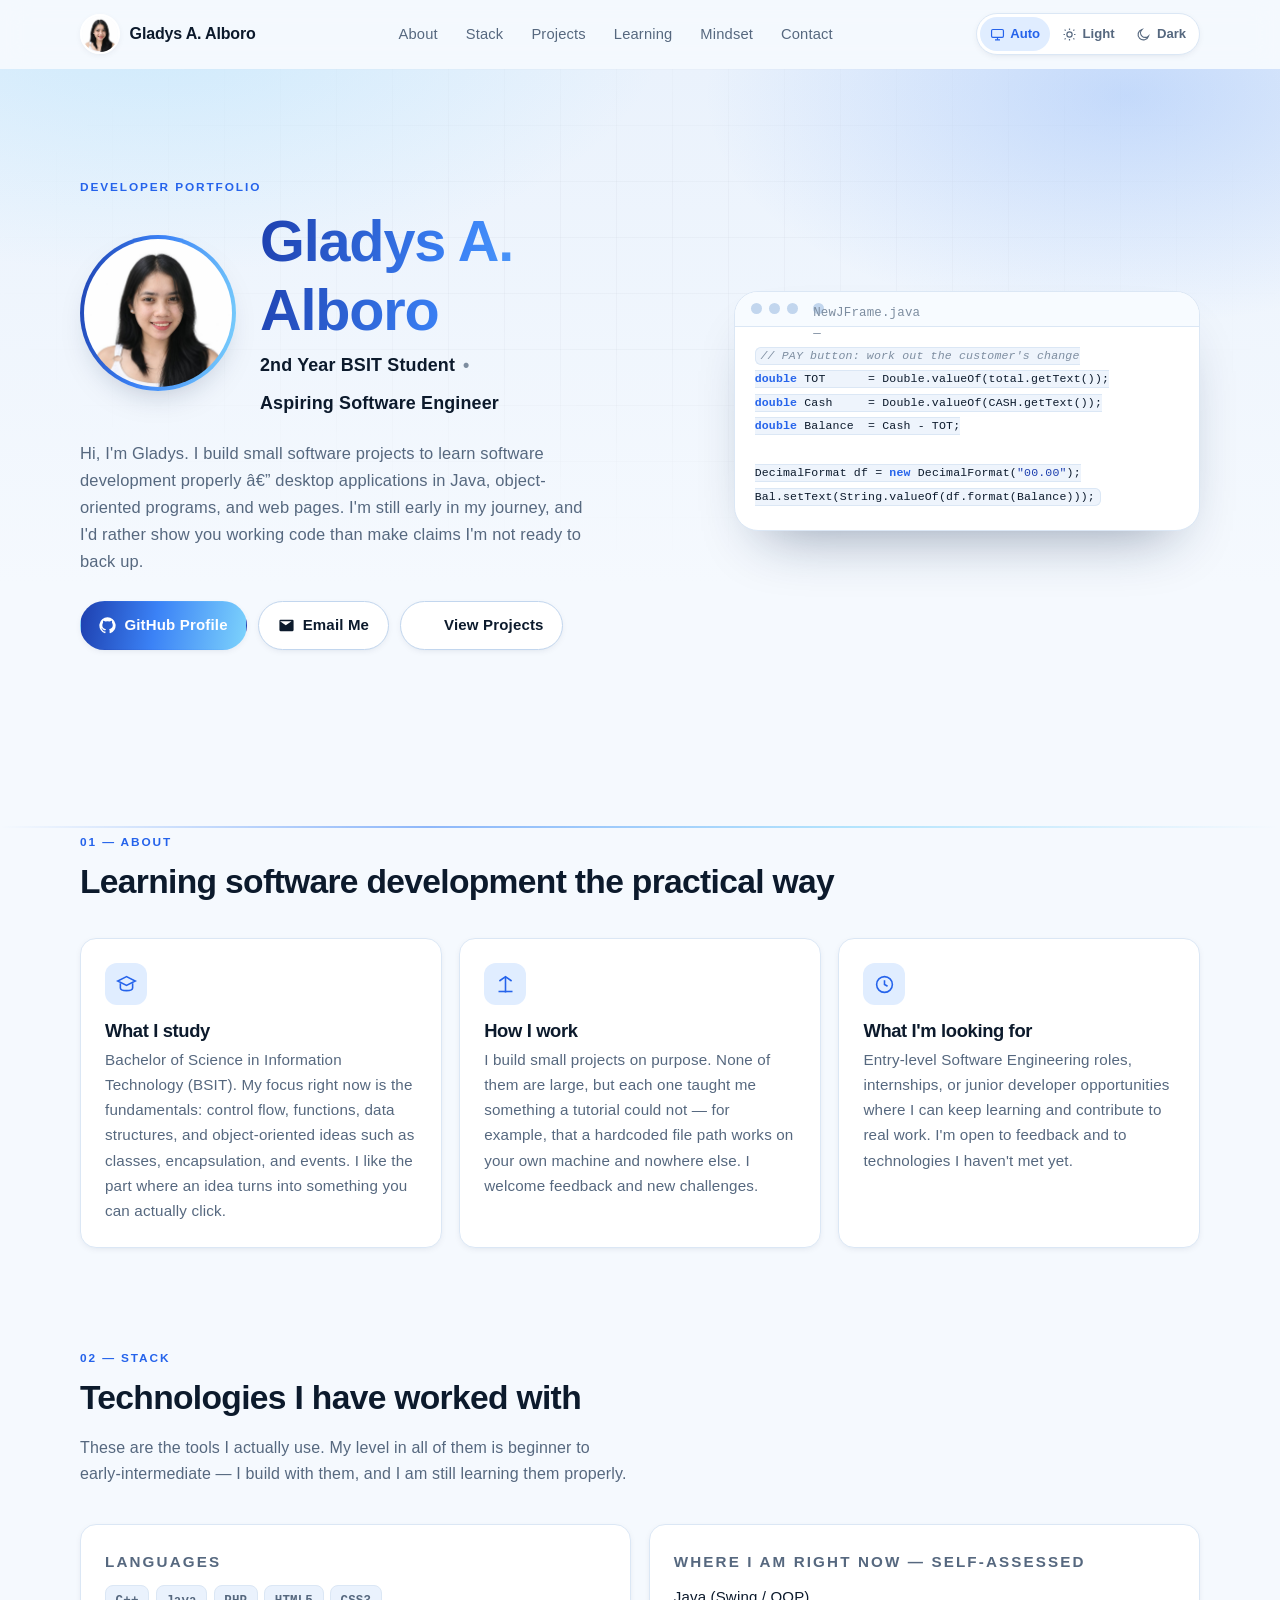
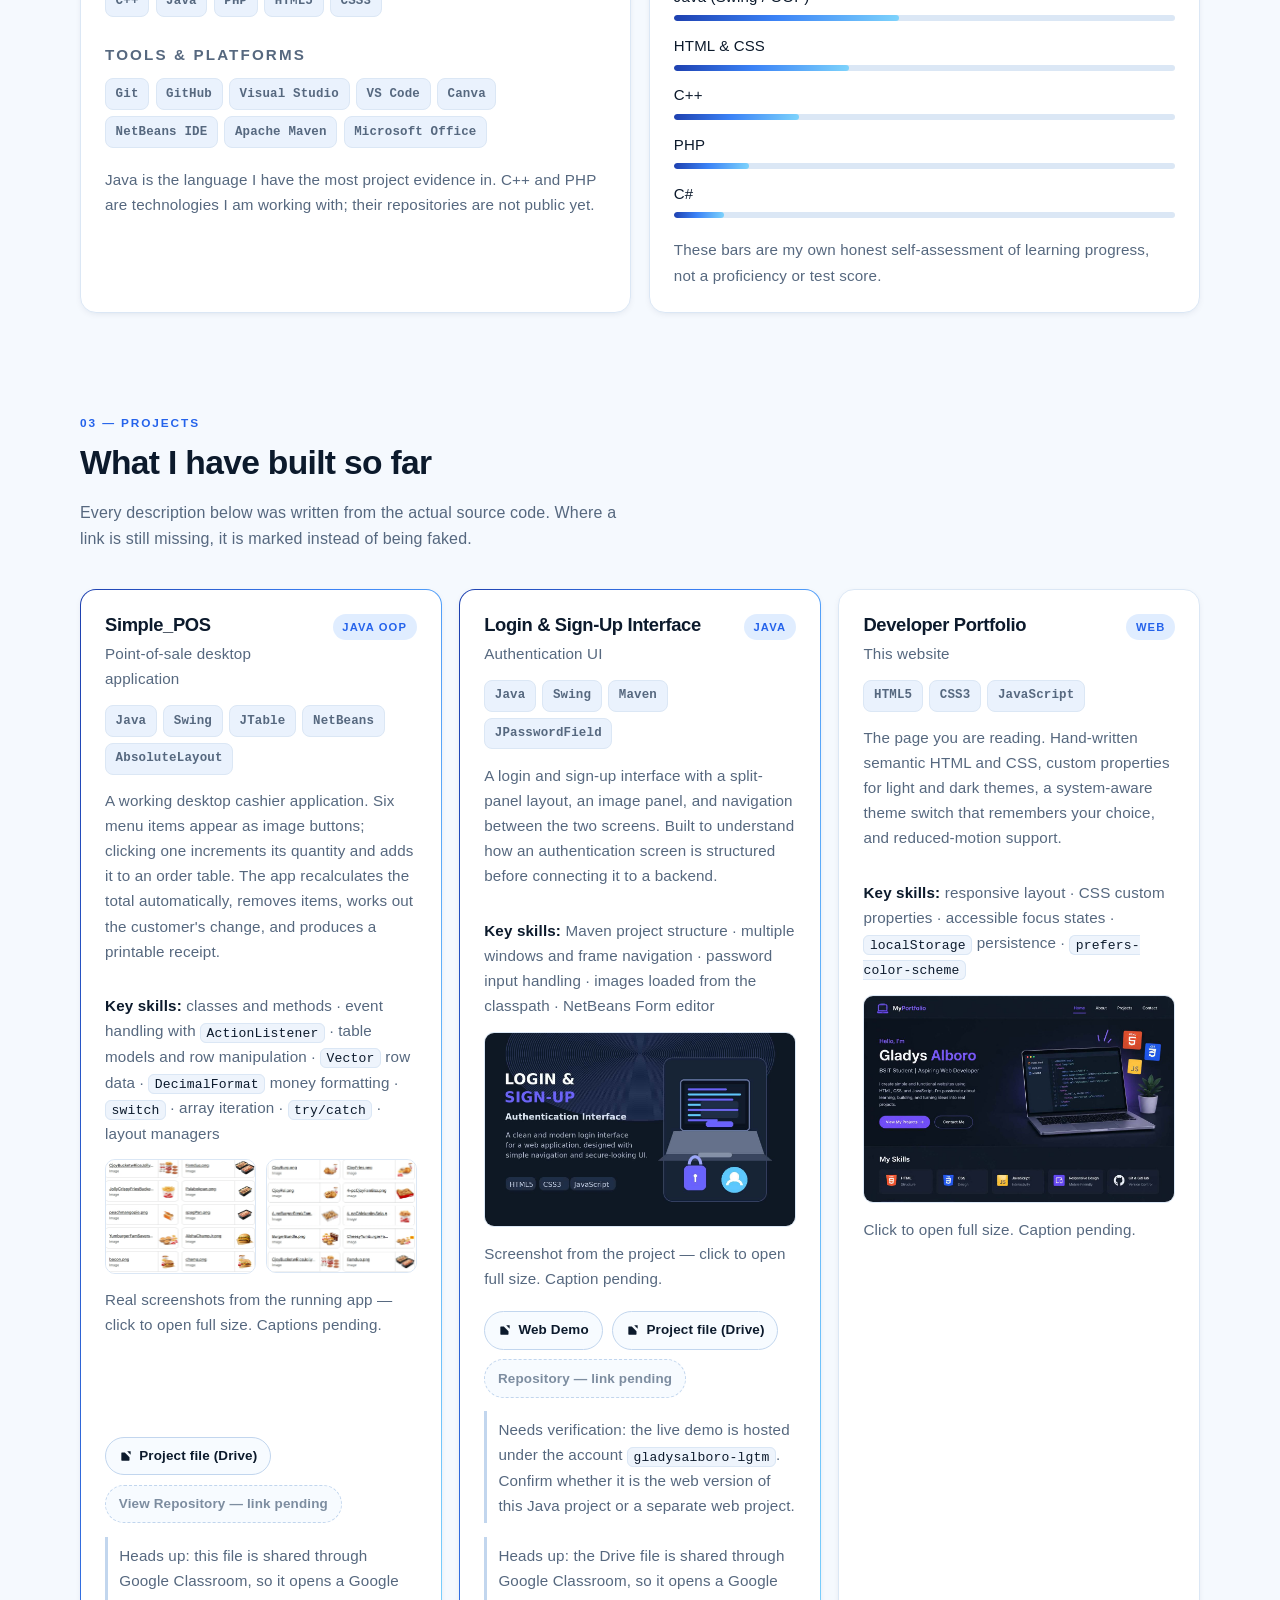
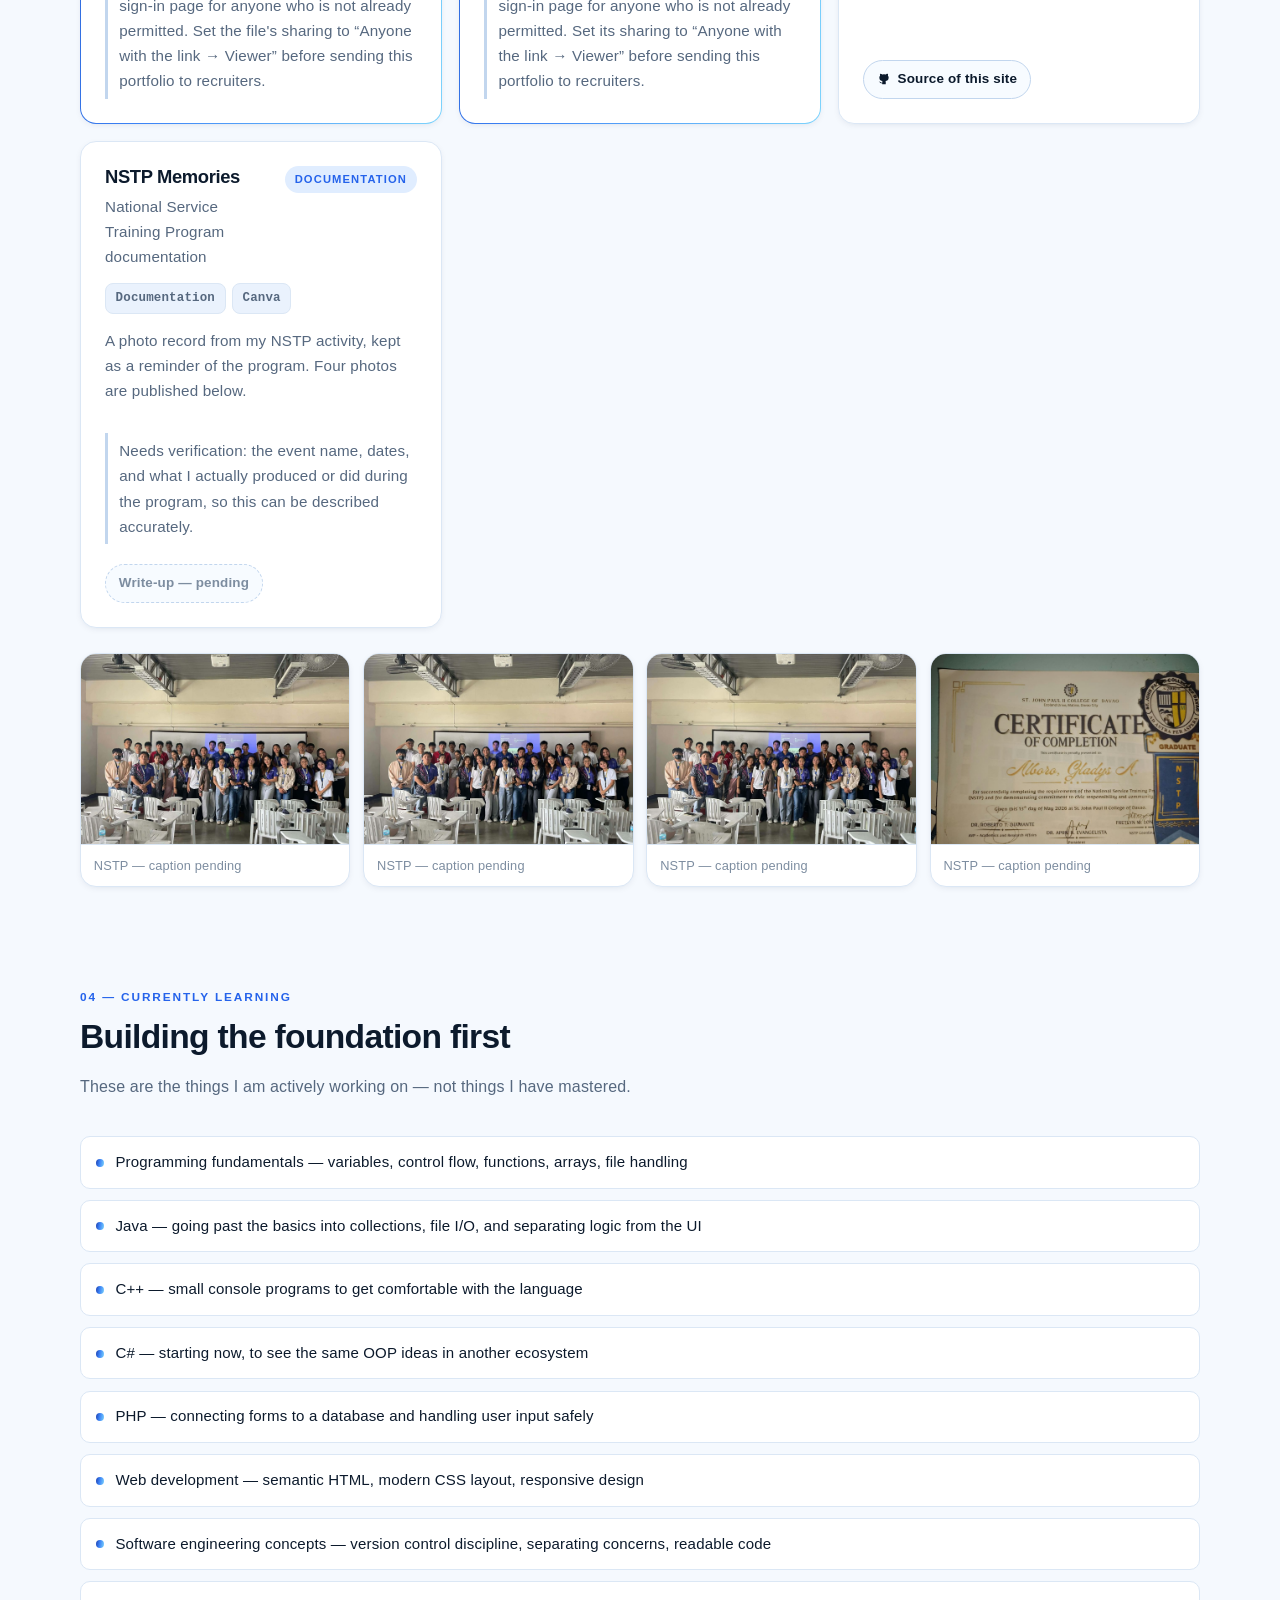
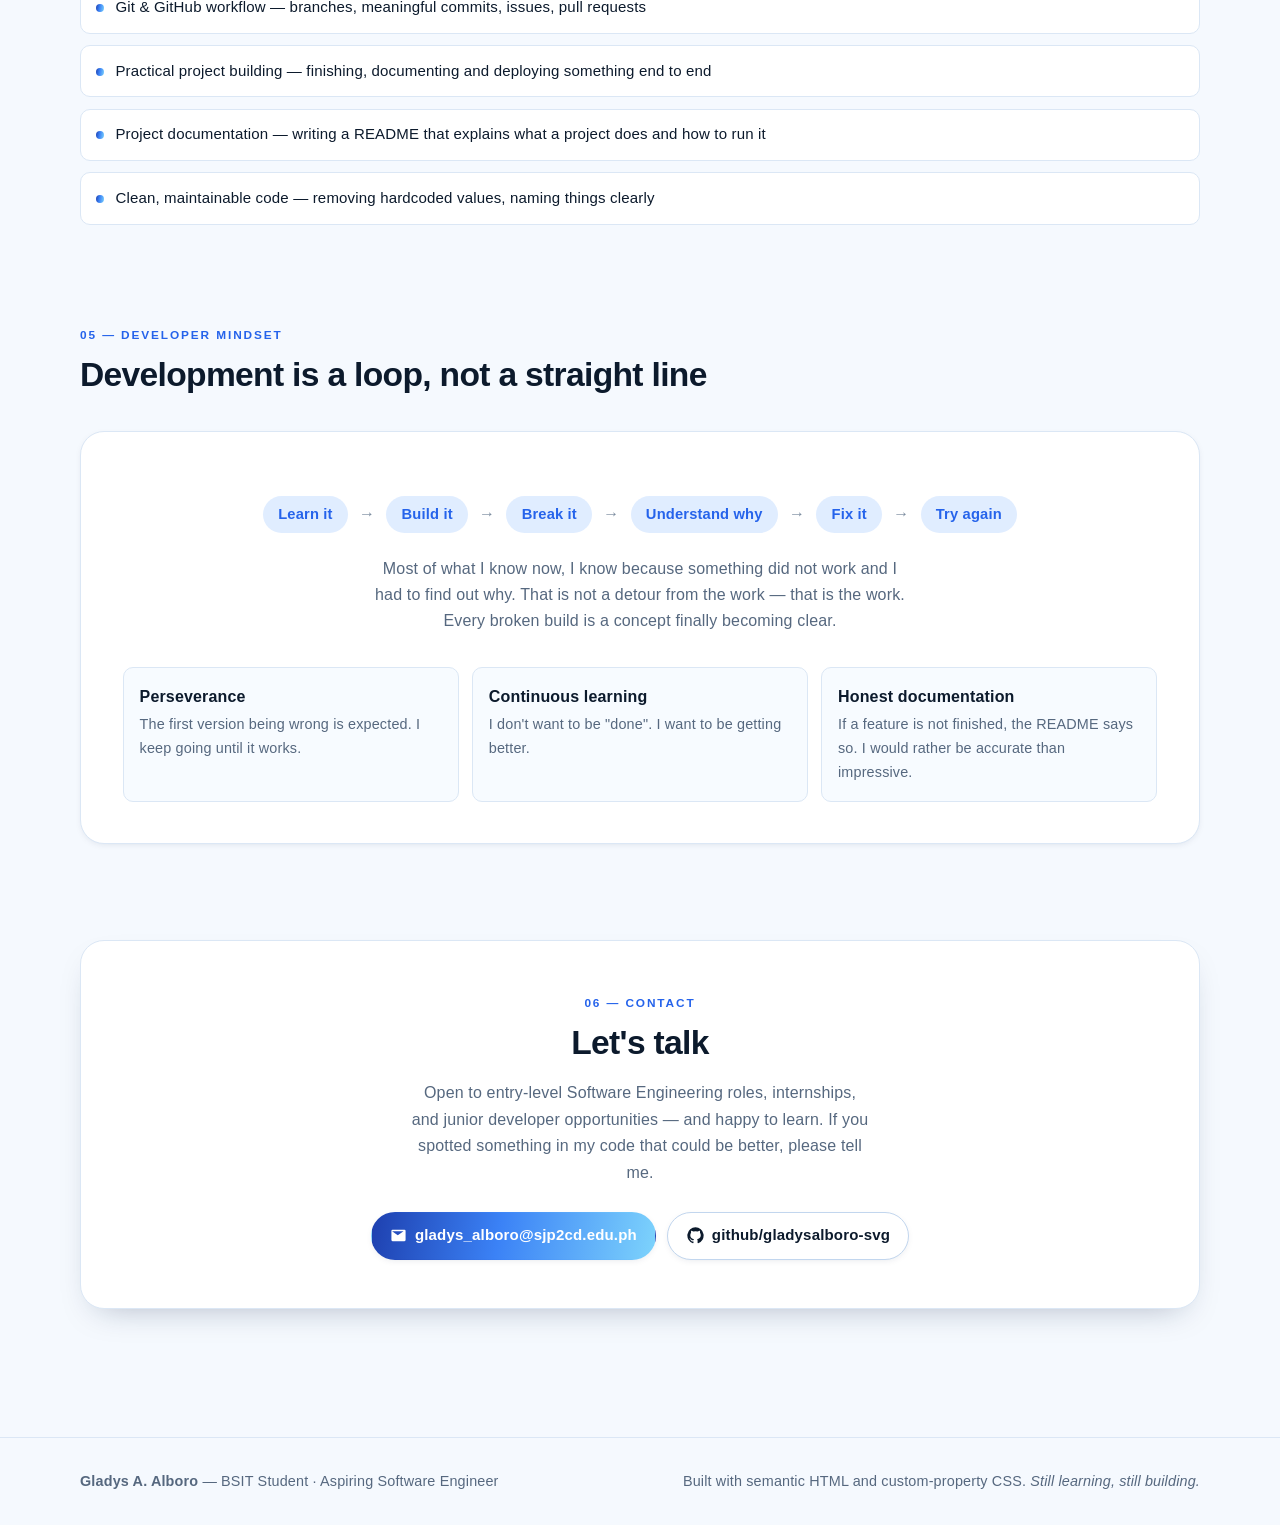
<file: index.html>
<!DOCTYPE html>
<html lang="en">
<head>
<meta charset="utf-8" />
<meta name="viewport" content="width=device-width, initial-scale=1" />
<title>Gladys A. Alboro â€” Aspiring Software Engineer</title>
<meta name="description" content="Portfolio of Gladys A. Alboro, BSIT student and aspiring software engineer. Java Swing desktop applications, OOP projects, login interfaces and web development." />
<meta name="author" content="Gladys A. Alboro" />
<meta name="theme-color" media="(prefers-color-scheme: light)" content="#f5f9fe" />
<meta name="theme-color" media="(prefers-color-scheme: dark)" content="#070c16" />
<link rel="icon" href="data:image/svg+xml,%3Csvg xmlns='http://www.w3.org/2000/svg' viewBox='0 0 32 32'%3E%3Crect width='32' height='32' rx='8' fill='%232563eb'/%3E%3Ctext x='16' y='22' font-family='monospace' font-size='14' font-weight='bold' fill='%23ffffff' text-anchor='middle'%3EGA%3C/text%3E%3C/svg%3E" />
<link rel="stylesheet" href="assets/css/styles.css" />
<script>
  /* Applied before first paint so the page never flashes the wrong theme. */
  (function () {
    try {
      var saved = localStorage.getItem('alboro-theme');
      if (saved === 'light' || saved === 'dark') {
        document.documentElement.setAttribute('data-theme', saved);
      }
    } catch (e) {}
  })();
</script>
</head>
<body>

<a class="skip-link" href="#main">Skip to content</a>

<header class="site-header" id="siteHeader">
  <nav class="wrap nav" aria-label="Primary">
    <a class="brand" href="#top">
      <img class="brand-mark" src="assets/img/profile.jpg" alt="" width="600" height="600" />
      <span>Gladys&nbsp;A.&nbsp;Alboro</span>
    </a>

    <ul class="nav-links" id="navLinks">
      <li><a href="#about">About</a></li>
      <li><a href="#stack">Stack</a></li>
      <li><a href="#projects">Projects</a></li>
      <li><a href="#learning">Learning</a></li>
      <li><a href="#mindset">Mindset</a></li>
      <li><a href="#contact">Contact</a></li>
    </ul>

    <div class="theme-switch" role="group" aria-label="Colour theme">
      <button type="button" data-theme-choice="auto" aria-pressed="true" title="Follow my device setting">
        <svg viewBox="0 0 24 24" aria-hidden="true"><rect x="2.5" y="4" width="19" height="12.5" rx="2"/><path d="M8 20.5h8M12 16.5v4"/></svg>
        <span class="label">Auto</span>
      </button>
      <button type="button" data-theme-choice="light" aria-pressed="false" title="Light theme">
        <svg viewBox="0 0 24 24" aria-hidden="true"><circle cx="12" cy="12" r="4.2"/><path d="M12 2.5v2.2M12 19.3v2.2M4.2 4.2l1.6 1.6M18.2 18.2l1.6 1.6M2.5 12h2.2M19.3 12h2.2M4.2 19.8l1.6-1.6M18.2 5.8l1.6-1.6"/></svg>
        <span class="label">Light</span>
      </button>
      <button type="button" data-theme-choice="dark" aria-pressed="false" title="Dark theme">
        <svg viewBox="0 0 24 24" aria-hidden="true"><path d="M20 14.5A8.5 8.5 0 1 1 9.5 4a7 7 0 0 0 10.5 10.5Z"/></svg>
        <span class="label">Dark</span>
      </button>
    </div>

    <button class="nav-toggle" id="navToggle" type="button" aria-expanded="false" aria-controls="navLinks" aria-label="Menu">&#9776;</button>
  </nav>
</header>

<main id="main">

  <!-- ============ HERO ============ -->
  <section class="hero" id="top">
    <div class="wrap hero-inner">
      <div>
        <span class="eyebrow">Developer Portfolio</span>

        <div class="identity">
          <img class="avatar" src="assets/img/profile.jpg" alt="Gladys A. Alboro" width="600" height="600" />
          <div>
            <h1><span class="name">Gladys A. Alboro</span></h1>
            <p class="hero-role">
              <span>2nd Year BSIT Student</span>
              <span class="dot">&bull;</span>
              <span>Aspiring Software Engineer</span>
            </p>
          </div>
        </div>

        <p class="hero-lede">
          Hi, I'm Gladys. I build small software projects to learn software development properly â€”
          desktop applications in Java, object-oriented programs, and web pages. I'm still early in
          my journey, and I'd rather show you working code than make claims I'm not ready to back up.
        </p>
        <div class="hero-actions">
          <a class="btn btn-primary" href="https://github.com/gladysalboro-svg">
            <svg viewBox="0 0 24 24" aria-hidden="true"><path d="M12 .5a11.5 11.5 0 0 0-3.64 22.41c.58.1.79-.25.79-.56v-2c-3.2.7-3.88-1.54-3.88-1.54-.53-1.34-1.29-1.7-1.29-1.7-1.05-.72.08-.71.08-.71 1.16.08 1.77 1.2 1.77 1.2 1.03 1.77 2.7 1.26 3.36.96.1-.75.4-1.26.73-1.55-2.55-.29-5.24-1.28-5.24-5.7 0-1.26.45-2.29 1.19-3.1-.12-.29-.52-1.46.11-3.05 0 0 .97-.31 3.18 1.18a11 11 0 0 1 5.8 0c2.2-1.5 3.17-1.18 3.17-1.18.63 1.59.23 2.76.12 3.05.74.81 1.18 1.84 1.18 3.1 0 4.43-2.69 5.4-5.25 5.69.41.36.78 1.06.78 2.14v3.17c0 .31.21.67.8.56A11.5 11.5 0 0 0 12 .5Z"/></svg>
            GitHub Profile
          </a>
          <a class="btn" href="mailto:gladys_alboro@sjp2cd.edu.ph">
            <svg viewBox="0 0 24 24" aria-hidden="true"><path d="M2 5.5A1.5 1.5 0 0 1 3.5 4h17A1.5 1.5 0 0 1 22 5.5v13a1.5 1.5 0 0 1-1.5 1.5h-17A1.5 1.5 0 0 1 2 18.5Zm.9.4 8.1 5.9 8.1-5.9"/></svg>
            Email Me
          </a>
          <a class="btn" href="#projects">
            <svg viewBox="0 0 24 24" aria-hidden="true"><path d="M4 5.5h16M4 12h16M4 18.5h10"/></svg>
            View Projects
          </a>
        </div>
      </div>

      <aside class="code-card" aria-label="Code excerpt from the Simple_POS project">
        <div class="code-card-head">
          <span></span><span></span><span></span>
          <span class="file">NewJFrame.java &mdash; excerpt</span>
        </div>
        <pre><code><span class="c">// PAY button: work out the customer's change</span>
<span class="k">double</span> TOT      = Double.valueOf(total.getText());
<span class="k">double</span> Cash     = Double.valueOf(CASH.getText());
<span class="k">double</span> Balance  = Cash - TOT;

DecimalFormat df = <span class="k">new</span> DecimalFormat(<span class="s">"00.00"</span>);
Bal.setText(String.valueOf(df.format(Balance)));</code></pre>
      </aside>
    </div>
  </section>

  <!-- ============ ABOUT ============ -->
  <section class="section" id="about">
    <hr class="rule" />
    <div class="wrap">
      <div class="section-head">
        <span class="eyebrow">01 &mdash; About</span>
        <h2>Learning software development the practical way</h2>
      </div>

      <div class="grid grid-2">
        <div class="card reveal">
          <div class="card-icon">
            <svg viewBox="0 0 24 24" aria-hidden="true"><path d="M12 3 2 8l10 5 10-5-10-5Z"/><path d="M5 10.5V16c0 1.7 3.1 3 7 3s7-1.3 7-3v-5.5"/></svg>
          </div>
          <h3>What I study</h3>
          <p>
            Bachelor of Science in Information Technology (BSIT). My focus right now is the
            fundamentals: control flow, functions, data structures, and object-oriented ideas such
            as classes, encapsulation, and events. I like the part where an idea turns into
            something you can actually click.
          </p>
        </div>

        <div class="card reveal">
          <div class="card-icon">
            <svg viewBox="0 0 24 24" aria-hidden="true"><path d="M12 3v18M5 8l7-5 7 5"/><path d="M4 20h16"/></svg>
          </div>
          <h3>How I work</h3>
          <p>
            I build small projects on purpose. None of them are large, but each one taught me
            something a tutorial could not &mdash; for example, that a hardcoded file path works on
            your own machine and nowhere else. I welcome feedback and new challenges.
          </p>
        </div>

        <div class="card reveal">
          <div class="card-icon">
            <svg viewBox="0 0 24 24" aria-hidden="true"><circle cx="12" cy="12" r="9"/><path d="M12 7v5l3.5 2"/></svg>
          </div>
          <h3>What I'm looking for</h3>
          <p>
            Entry-level Software Engineering roles, internships, or junior developer opportunities
            where I can keep learning and contribute to real work. I'm open to feedback and to
            technologies I haven't met yet.
          </p>
        </div>
      </div>
    </div>
  </section>

  <!-- ============ STACK ============ -->
  <section class="section" id="stack">
    <div class="wrap">
      <div class="section-head">
        <span class="eyebrow">02 &mdash; Stack</span>
        <h2>Technologies I have worked with</h2>
        <p>
          These are the tools I actually use. My level in all of them is beginner to
          early-intermediate &mdash; I build with them, and I am still learning them properly.
        </p>
      </div>

      <div class="grid grid-2">
        <div class="card">
          <div class="stack-group">
            <p class="stack-label">Languages</p>
            <div class="chips">
              <span class="chip">C++</span>
              <span class="chip">Java</span>
              <span class="chip">PHP</span>
              <span class="chip">HTML5</span>
              <span class="chip">CSS3</span>
            </div>
          </div>
          <div class="stack-group">
            <p class="stack-label">Tools &amp; platforms</p>
            <div class="chips">
              <span class="chip">Git</span>
              <span class="chip">GitHub</span>
              <span class="chip">Visual Studio</span>
              <span class="chip">VS Code</span>
              <span class="chip">Canva</span>
              <span class="chip">NetBeans IDE</span>
              <span class="chip">Apache Maven</span>
              <span class="chip">Microsoft Office</span>
            </div>
          </div>
          <p class="faint mt-2">
            Java is the language I have the most project evidence in. C++ and PHP are technologies
            I am working with; their repositories are not public yet.
          </p>
        </div>

        <div class="card">
          <p class="stack-label">Where I am right now &mdash; self-assessed</p>
          <ul class="progress-list">
            <li>Java (Swing / OOP)<span class="bar"><i style="width:45%"></i></span></li>
            <li>HTML &amp; CSS<span class="bar"><i style="width:35%"></i></span></li>
            <li>C++<span class="bar"><i style="width:25%"></i></span></li>
            <li>PHP<span class="bar"><i style="width:15%"></i></span></li>
            <li>C#<span class="bar"><i style="width:10%"></i></span></li>
          </ul>
          <p class="faint mt-2">
            These bars are my own honest self-assessment of learning progress, not a proficiency
            or test score.
          </p>
        </div>
      </div>
    </div>
  </section>

  <!-- ============ PROJECTS ============ -->
  <section class="section" id="projects">
    <div class="wrap">
      <div class="section-head">
        <span class="eyebrow">03 &mdash; Projects</span>
        <h2>What I have built so far</h2>
        <p>
          Every description below was written from the actual source code. Where a link is still
          missing, it is marked instead of being faked.
        </p>
      </div>

      <div class="grid grid-2">

        <article class="card project featured reveal">
          <div class="project-top">
            <div>
              <h3>Simple_POS</h3>
              <p class="faint">Point-of-sale desktop application</p>
            </div>
            <span class="tag">Java OOP</span>
          </div>

          <div class="chips">
            <span class="chip">Java</span>
            <span class="chip">Swing</span>
            <span class="chip">JTable</span>
            <span class="chip">NetBeans</span>
            <span class="chip">AbsoluteLayout</span>
          </div>

          <p>
            A working desktop cashier application. Six menu items appear as image buttons; clicking
            one increments its quantity and adds it to an order table. The app recalculates the
            total automatically, removes items, works out the customer's change, and produces a
            printable receipt.
          </p>

          <p class="skills">
            <strong>Key skills:</strong> classes and methods &middot; event handling with
            <code>ActionListener</code> &middot; table models and row manipulation &middot;
            <code>Vector</code> row data &middot; <code>DecimalFormat</code> money formatting
            &middot; <code>switch</code> &middot; array iteration &middot;
            <code>try/catch</code> &middot; layout managers
          </p>

          <div class="shots">
            <a href="assets/img/simple-pos/simple-pos-1.jpg" target="_blank" rel="noopener">
              <img src="assets/img/simple-pos/simple-pos-1.jpg" alt="Simple_POS application window, screenshot 1" loading="lazy" width="600" height="452" />
            </a>
            <a href="assets/img/simple-pos/simple-pos-2.jpg" target="_blank" rel="noopener">
              <img src="assets/img/simple-pos/simple-pos-2.jpg" alt="Simple_POS application window, screenshot 2" loading="lazy" width="613" height="458" />
            </a>
          </div>
          <p class="shot-note">Real screenshots from the running app &mdash; click to open full size. Captions pending.</p>

          <div class="project-links">
            <a class="link-btn" href="https://drive.google.com/file/d/1rHQCIlQ3mZq7PYDlSJFsvS7OTgj0_o5w/view?usp=classroom_web&amp;authuser=0" target="_blank" rel="noopener">
              <svg viewBox="0 0 24 24" aria-hidden="true"><path d="M14 4h6v6M20 4l-8.5 8.5M18 14v5a1 1 0 0 1-1 1H5a1 1 0 0 1-1-1V7a1 1 0 0 1 1-1h5"/></svg>
              Project file (Drive)
            </a>
            <span class="link-btn is-missing" aria-disabled="true">View Repository &mdash; link pending</span>
          </div>

          <p class="verify">
            Heads up: this file is shared through Google Classroom, so it opens a Google sign-in
            page for anyone who is not already permitted. Set the file's sharing to
            &ldquo;Anyone with the link&nbsp;&rarr;&nbsp;Viewer&rdquo; before sending this portfolio
            to recruiters.
          </p>
        </article>

        <article class="card project featured reveal">
          <div class="project-top">
            <div>
              <h3>Login &amp; Sign-Up Interface</h3>
              <p class="faint">Authentication UI</p>
            </div>
            <span class="tag">Java</span>
          </div>

          <div class="chips">
            <span class="chip">Java</span>
            <span class="chip">Swing</span>
            <span class="chip">Maven</span>
            <span class="chip">JPasswordField</span>
          </div>

          <p>
            A login and sign-up interface with a split-panel layout, an image panel, and navigation
            between the two screens. Built to understand how an authentication screen is structured
            before connecting it to a backend.
          </p>

          <p class="skills">
            <strong>Key skills:</strong> Maven project structure &middot; multiple windows and frame
            navigation &middot; password input handling &middot; images loaded from the classpath
            &middot; NetBeans Form editor
          </p>

          <div class="shots shots--single">
            <a href="assets/img/login/login-photo-2.jpg" target="_blank" rel="noopener">
              <img src="assets/img/login/login-photo-2.jpg" alt="Screenshot from the Login project" loading="lazy" width="1200" height="750" />
            </a>
          </div>
          <p class="shot-note">Screenshot from the project &mdash; click to open full size. Caption pending.</p>

          <div class="project-links">
            <a class="link-btn" href="https://gladysalboro-lgtm.github.io/sam/main.html" target="_blank" rel="noopener">
              <svg viewBox="0 0 24 24" aria-hidden="true"><path d="M14 4h6v6M20 4l-8.5 8.5M18 14v5a1 1 0 0 1-1 1H5a1 1 0 0 1-1-1V7a1 1 0 0 1 1-1h5"/></svg>
              Web Demo
            </a>
            <a class="link-btn" href="https://drive.google.com/file/d/1uKO7dDHs-3GAuUm_FYa9D742dMmwlhID/view?usp=classroom_web&amp;authuser=0" target="_blank" rel="noopener">
              <svg viewBox="0 0 24 24" aria-hidden="true"><path d="M14 4h6v6M20 4l-8.5 8.5M18 14v5a1 1 0 0 1-1 1H5a1 1 0 0 1-1-1V7a1 1 0 0 1 1-1h5"/></svg>
              Project file (Drive)
            </a>
            <span class="link-btn is-missing" aria-disabled="true">Repository &mdash; link pending</span>
          </div>

          <p class="verify">
            Needs verification: the live demo is hosted under the account
            <code>gladysalboro-lgtm</code>. Confirm whether it is the web version of this Java
            project or a separate web project.
          </p>

          <p class="verify">
            Heads up: the Drive file is shared through Google Classroom, so it opens a Google
            sign-in page for anyone who is not already permitted. Set its sharing to
            &ldquo;Anyone with the link&nbsp;&rarr;&nbsp;Viewer&rdquo; before sending this portfolio
            to recruiters.
          </p>
        </article>

        <article class="card project reveal">
          <div class="project-top">
            <div>
              <h3>Developer Portfolio</h3>
              <p class="faint">This website</p>
            </div>
            <span class="tag">Web</span>
          </div>
          <div class="chips">
            <span class="chip">HTML5</span>
            <span class="chip">CSS3</span>
            <span class="chip">JavaScript</span>
          </div>
          <p>
            The page you are reading. Hand-written semantic HTML and CSS, custom properties for
            light and dark themes, a system-aware theme switch that remembers your choice, and
            reduced-motion support.
          </p>
          <p class="skills"><strong>Key skills:</strong> responsive layout &middot; CSS custom
            properties &middot; accessible focus states &middot; <code>localStorage</code>
            persistence &middot; <code>prefers-color-scheme</code></p>

          <div class="shots shots--single">
            <a href="assets/img/portfolio/portfolio-screenshot.jpg" target="_blank" rel="noopener">
              <img src="assets/img/portfolio/portfolio-screenshot.jpg" alt="Screenshot of this developer portfolio" loading="lazy" width="1200" height="800" />
            </a>
          </div>
          <p class="shot-note">Click to open full size. Caption pending.</p>
          <div class="project-links">
            <a class="link-btn" href="https://github.com/gladysalboro-svg">
              <svg viewBox="0 0 24 24" aria-hidden="true"><path d="M9 19c-4.3 1.4-4.3-2.5-6-3m12 5v-3.5c0-1 .1-1.4-.5-2 2.8-.3 5.5-1.4 5.5-6a4.6 4.6 0 0 0-1.3-3.2 4.2 4.2 0 0 0-.1-3.2s-1.1-.3-3.5 1.3a12 12 0 0 0-6.2 0C6.5 2.8 5.4 3.1 5.4 3.1a4.2 4.2 0 0 0-.1 3.2A4.6 4.6 0 0 0 4 9.5c0 4.6 2.7 5.7 5.5 6-.6.6-.6 1.2-.5 2V21"/></svg>
              Source of this site
            </a>
          </div>
        </article>

        <article class="card project reveal">
          <div class="project-top">
            <div>
              <h3>NSTP Memories</h3>
              <p class="faint">National Service Training Program documentation</p>
            </div>
            <span class="tag">Documentation</span>
          </div>
          <div class="chips">
            <span class="chip">Documentation</span>
            <span class="chip">Canva</span>
          </div>
          <p>
            A photo record from my NSTP activity, kept as a reminder of the program. Four photos are
            published below.
          </p>
          <p class="verify">
            Needs verification: the event name, dates, and what I actually produced or did during
            the program, so this can be described accurately.
          </p>
          <div class="project-links">
            <span class="link-btn is-missing" aria-disabled="true">Write-up &mdash; pending</span>
          </div>
        </article>

      </div>

      <div class="gallery mt-3">
        <figure>
          <img src="assets/img/nstp/nstp-1.jpg" alt="NSTP photo 1" loading="lazy" width="1280" height="960" />
          <figcaption>NSTP &mdash; caption pending</figcaption>
        </figure>
        <figure>
          <img src="assets/img/nstp/nstp-2.jpg" alt="NSTP photo 2" loading="lazy" width="1280" height="960" />
          <figcaption>NSTP &mdash; caption pending</figcaption>
        </figure>
        <figure>
          <img src="assets/img/nstp/nstp-3.jpg" alt="NSTP photo 3" loading="lazy" width="1280" height="960" />
          <figcaption>NSTP &mdash; caption pending</figcaption>
        </figure>
        <figure>
          <img src="assets/img/nstp/nstp-4.jpg" alt="NSTP photo 4" loading="lazy" width="1280" height="960" />
          <figcaption>NSTP &mdash; caption pending</figcaption>
        </figure>
      </div>
    </div>
  </section>

  <!-- ============ LEARNING ============ -->
  <section class="section" id="learning">
    <div class="wrap">
      <div class="section-head">
        <span class="eyebrow">04 &mdash; Currently Learning</span>
        <h2>Building the foundation first</h2>
        <p>These are the things I am actively working on &mdash; not things I have mastered.</p>
      </div>

      <ul class="learning-grid">
        <li>Programming fundamentals &mdash; variables, control flow, functions, arrays, file handling</li>
        <li>Java &mdash; going past the basics into collections, file I/O, and separating logic from the UI</li>
        <li>C++ &mdash; small console programs to get comfortable with the language</li>
        <li>C# &mdash; starting now, to see the same OOP ideas in another ecosystem</li>
        <li>PHP &mdash; connecting forms to a database and handling user input safely</li>
        <li>Web development &mdash; semantic HTML, modern CSS layout, responsive design</li>
        <li>Software engineering concepts &mdash; version control discipline, separating concerns, readable code</li>
        <li>Git &amp; GitHub workflow &mdash; branches, meaningful commits, issues, pull requests</li>
        <li>Practical project building &mdash; finishing, documenting and deploying something end to end</li>
        <li>Project documentation &mdash; writing a README that explains what a project does and how to run it</li>
        <li>Clean, maintainable code &mdash; removing hardcoded values, naming things clearly</li>
      </ul>
    </div>
  </section>

  <!-- ============ MINDSET ============ -->
  <section class="section" id="mindset">
    <div class="wrap">
      <div class="section-head">
        <span class="eyebrow">05 &mdash; Developer Mindset</span>
        <h2>Development is a loop, not a straight line</h2>
      </div>

      <div class="mindset">
        <p class="loop">
          <span>Learn it</span><i>&rarr;</i>
          <span>Build it</span><i>&rarr;</i>
          <span>Break it</span><i>&rarr;</i>
          <span>Understand why</span><i>&rarr;</i>
          <span>Fix it</span><i>&rarr;</i>
          <span>Try again</span>
        </p>
        <p class="muted" style="max-width:60ch;margin-inline:auto">
          Most of what I know now, I know because something did not work and I had to find out why.
          That is not a detour from the work &mdash; that is the work. Every broken build is a concept
          finally becoming clear.
        </p>

        <div class="values mt-4">
          <div class="value">
            <strong>Perseverance</strong>
            <p>The first version being wrong is expected. I keep going until it works.</p>
          </div>
          <div class="value">
            <strong>Continuous learning</strong>
            <p>I don't want to be "done". I want to be getting better.</p>
          </div>
          <div class="value">
            <strong>Honest documentation</strong>
            <p>If a feature is not finished, the README says so. I would rather be accurate than impressive.</p>
          </div>
        </div>
      </div>
    </div>
  </section>

  <!-- ============ CONTACT ============ -->
  <section class="section" id="contact">
    <div class="wrap">
      <div class="contact-card">
        <span class="eyebrow">06 &mdash; Contact</span>
        <h2>Let's talk</h2>
        <p class="muted" style="max-width:52ch;margin-inline:auto">
          Open to entry-level Software Engineering roles, internships, and junior developer
          opportunities &mdash; and happy to learn. If you spotted something in my code that could
          be better, please tell me.
        </p>
        <div class="hero-actions">
          <a class="btn btn-primary" href="mailto:gladys_alboro@sjp2cd.edu.ph">
            <svg viewBox="0 0 24 24" aria-hidden="true"><path d="M2 5.5A1.5 1.5 0 0 1 3.5 4h17A1.5 1.5 0 0 1 22 5.5v13a1.5 1.5 0 0 1-1.5 1.5h-17A1.5 1.5 0 0 1 2 18.5Zm.9.4 8.1 5.9 8.1-5.9"/></svg>
            gladys_alboro@sjp2cd.edu.ph
          </a>
          <a class="btn" href="https://github.com/gladysalboro-svg">
            <svg viewBox="0 0 24 24" aria-hidden="true"><path d="M12 .5a11.5 11.5 0 0 0-3.64 22.41c.58.1.79-.25.79-.56v-2c-3.2.7-3.88-1.54-3.88-1.54-.53-1.34-1.29-1.7-1.29-1.7-1.05-.72.08-.71.08-.71 1.16.08 1.77 1.2 1.77 1.2 1.03 1.77 2.7 1.26 3.36.96.1-.75.4-1.26.73-1.55-2.55-.29-5.24-1.28-5.24-5.7 0-1.26.45-2.29 1.19-3.1-.12-.29-.52-1.46.11-3.05 0 0 .97-.31 3.18 1.18a11 11 0 0 1 5.8 0c2.2-1.5 3.17-1.18 3.17-1.18.63 1.59.23 2.76.12 3.05.74.81 1.18 1.84 1.18 3.1 0 4.43-2.69 5.4-5.25 5.69.41.36.78 1.06.78 2.14v3.17c0 .31.21.67.8.56A11.5 11.5 0 0 0 12 .5Z"/></svg>
            github/gladysalboro-svg
          </a>
        </div>
      </div>
    </div>
  </section>

</main>

<footer class="site-footer">
  <div class="wrap">
    <span><strong>Gladys A. Alboro</strong> &mdash; BSIT Student &middot; Aspiring Software Engineer</span>
    <span>Built with semantic HTML and custom-property CSS. <em>Still learning, still building.</em></span>
  </div>
</footer>

<script>
  /* ---------- Theme: Auto / Light / Dark ---------- */
  (function () {
    var STORAGE_KEY = 'alboro-theme';
    var root = document.documentElement;
    var buttons = Array.prototype.slice.call(document.querySelectorAll('[data-theme-choice]'));

    function current() {
      return root.getAttribute('data-theme') || 'auto';
    }

    function apply(choice) {
      if (choice === 'light' || choice === 'dark') {
        root.setAttribute('data-theme', choice);
      } else {
        root.removeAttribute('data-theme');
      }
      try {
        if (choice === 'auto') {
          localStorage.removeItem(STORAGE_KEY);
        } else {
          localStorage.setItem(STORAGE_KEY, choice);
        }
      } catch (e) {}
      buttons.forEach(function (btn) {
        btn.setAttribute('aria-pressed', String(btn.dataset.themeChoice === current()));
      });
    }

    buttons.forEach(function (btn) {
      btn.addEventListener('click', function () {
        apply(btn.dataset.themeChoice);
      });
    });

    apply(current());
  })();

  /* ---------- Mobile navigation ---------- */
  (function () {
    var toggle = document.getElementById('navToggle');
    var links = document.getElementById('navLinks');
    if (!toggle || !links) return;

    toggle.addEventListener('click', function () {
      var open = links.classList.toggle('is-open');
      toggle.setAttribute('aria-expanded', String(open));
    });

    links.addEventListener('click', function (evt) {
      if (evt.target.tagName === 'A') {
        links.classList.remove('is-open');
        toggle.setAttribute('aria-expanded', 'false');
      }
    });
  })();

  /* ---------- Header shadow on scroll ---------- */
  (function () {
    var header = document.getElementById('siteHeader');
    if (!header) return;
    var onScroll = function () {
      header.classList.toggle('is-stuck', window.scrollY > 8);
    };
    onScroll();
    window.addEventListener('scroll', onScroll, { passive: true });
  })();
</script>

</body>
</html>
</file>
<file: assets/css/styles.css>
/* ============================================================
   Gladys A. Alboro — Developer Portfolio
   Theme: pastel blue gradient · light + dark (functional)
   ============================================================ */

/* ---------- 1. Design tokens : LIGHT (default) ---------- */
:root {
  color-scheme: light;

  --bg:            #f5f9fe;
  --bg-alt:        #eaf2fc;
  --surface:       #ffffff;
  --surface-2:     #f7fbff;
  --border:        #dbe7f5;
  --border-strong: #c2d6ee;

  --text:          #0c1a2c;
  --text-muted:    #56687f;
  --text-faint:    #7d8da0;

  --accent:        #2563eb;
  --accent-hover:  #1d4ed8;
  --accent-soft:   #e0edff;
  --accent-ring:   rgba(37, 99, 235, .35);

  --grad-1:        #1e40af;
  --grad-2:        #3b82f6;
  --grad-3:        #7dd3fc;
  --grad-text:     linear-gradient(100deg, var(--grad-1) 0%, var(--grad-2) 45%, var(--grad-3) 100%);
  --grad-line:     linear-gradient(90deg, transparent, var(--grad-2), var(--grad-3), transparent);

  --shadow-sm:     0 2px 8px -4px rgba(13, 35, 70, .18);
  --shadow:        0 14px 34px -18px rgba(13, 35, 70, .35);
  --shadow-lg:     0 30px 60px -30px rgba(13, 35, 70, .45);

  --code-bg:       #eef4fc;
  --chip-bg:       #eaf2fd;

  --radius-sm: 10px;
  --radius:    16px;
  --radius-lg: 24px;

  --wrap: 1120px;
  --speed: .25s;
}

/* ---------- 2. Design tokens : DARK ---------- */
/* Dark values are declared twice on purpose:
   once for the "follows my OS" case, once for the explicit toggle.
   Edit both blocks together. */
@media (prefers-color-scheme: dark) {
  :root:not([data-theme="light"]) {
    color-scheme: dark;

    --bg:            #070c16;
    --bg-alt:        #0a1120;
    --surface:       #0e1626;
    --surface-2:     #121c30;
    --border:        #1d2b43;
    --border-strong: #2b3d5c;

    --text:          #e9eff9;
    --text-muted:    #9aabc2;
    --text-faint:    #7b8ca3;

    --accent:        #7cc4ff;
    --accent-hover:  #a5d6ff;
    --accent-soft:   #142744;
    --accent-ring:   rgba(124, 196, 255, .40);

    --grad-1:        #7dd3fc;
    --grad-2:        #60a5fa;
    --grad-3:        #a78bfa;
    --grad-text:     linear-gradient(100deg, #bae6fd 0%, #7cc4ff 45%, #c4b5fd 100%);
    --grad-line:     linear-gradient(90deg, transparent, #38bdf8, #818cf8, transparent);

    --shadow-sm:     0 2px 10px -4px rgba(0, 0, 0, .60);
    --shadow:        0 18px 44px -20px rgba(0, 0, 0, .80);
    --shadow-lg:     0 34px 70px -32px rgba(0, 0, 0, .90);

    --code-bg:       #101c30;
    --chip-bg:       #132038;
  }
}

:root[data-theme="dark"] {
  color-scheme: dark;

  --bg:            #070c16;
  --bg-alt:        #0a1120;
  --surface:       #0e1626;
  --surface-2:     #121c30;
  --border:        #1d2b43;
  --border-strong: #2b3d5c;

  --text:          #e9eff9;
  --text-muted:    #9aabc2;
  --text-faint:    #7b8ca3;

  --accent:        #7cc4ff;
  --accent-hover:  #a5d6ff;
  --accent-soft:   #142744;
  --accent-ring:   rgba(124, 196, 255, .40);

  --grad-1:        #7dd3fc;
  --grad-2:        #60a5fa;
  --grad-3:        #a78bfa;
  --grad-text:     linear-gradient(100deg, #bae6fd 0%, #7cc4ff 45%, #c4b5fd 100%);
  --grad-line:     linear-gradient(90deg, transparent, #38bdf8, #818cf8, transparent);

  --shadow-sm:     0 2px 10px -4px rgba(0, 0, 0, .60);
  --shadow:        0 18px 44px -20px rgba(0, 0, 0, .80);
  --shadow-lg:     0 34px 70px -32px rgba(0, 0, 0, .90);

  --code-bg:       #101c30;
  --chip-bg:       #132038;
}

/* ---------- 3. Base ---------- */
*, *::before, *::after { box-sizing: border-box; }

html {
  scroll-behavior: smooth;
  scroll-padding-top: 92px;
  -webkit-text-size-adjust: 100%;
}

body {
  margin: 0;
  background: var(--bg);
  color: var(--text);
  font-family: "Inter", -apple-system, BlinkMacSystemFont, "Segoe UI", Roboto,
               "Helvetica Neue", Arial, sans-serif;
  font-size: 16px;
  line-height: 1.65;
  letter-spacing: .01em;
  transition: background-color var(--speed) ease, color var(--speed) ease;
  overflow-x: hidden;
}

h1, h2, h3, h4 {
  margin: 0 0 .5em;
  line-height: 1.2;
  letter-spacing: -.02em;
  font-weight: 700;
}

h1 { font-size: clamp(2.1rem, 6vw, 3.6rem); }
h2 { font-size: clamp(1.5rem, 3.4vw, 2.1rem); }
h3 { font-size: 1.15rem; }

p  { margin: 0 0 1rem; }
p:last-child { margin-bottom: 0; }

a { color: var(--accent); text-decoration: none; }
a:hover { color: var(--accent-hover); text-decoration: underline; }

code, kbd, pre {
  font-family: "JetBrains Mono", ui-monospace, SFMono-Regular, Menlo, Consolas, monospace;
}

code {
  background: var(--code-bg);
  border: 1px solid var(--border);
  border-radius: 6px;
  padding: .12em .42em;
  font-size: .86em;
  color: var(--text);
}

:focus-visible {
  outline: 2px solid var(--accent);
  outline-offset: 3px;
  border-radius: 4px;
}

.skip-link {
  position: absolute;
  left: -9999px;
  top: 0;
  z-index: 200;
  background: var(--surface);
  border: 1px solid var(--accent);
  padding: .7rem 1rem;
  border-radius: 0 0 var(--radius-sm) 0;
}
.skip-link:focus { left: 0; }

/* ---------- 4. Layout primitives ---------- */
.wrap {
  width: min(100% - 2.5rem, var(--wrap));
  margin-inline: auto;
}

.section { padding: clamp(3.5rem, 8vw, 6rem) 0; }

.section + .section { padding-top: 0; }

.section-head { margin-bottom: 2.25rem; }

.eyebrow {
  display: inline-block;
  font-size: .74rem;
  font-weight: 700;
  letter-spacing: .16em;
  text-transform: uppercase;
  color: var(--accent);
  margin-bottom: .6rem;
}

.section-head p { color: var(--text-muted); max-width: 62ch; }

.rule {
  height: 2px;
  border: 0;
  margin: 0;
  background: var(--grad-line);
  opacity: .55;
}

.grid { display: grid; gap: 1.1rem; }
.grid-2 { grid-template-columns: repeat(auto-fit, minmax(300px, 1fr)); }
.grid-3 { grid-template-columns: repeat(auto-fit, minmax(240px, 1fr)); }

.muted { color: var(--text-muted); }
.faint { color: var(--text-faint); font-size: .9rem; }

/* ---------- 5. Header + theme switch ---------- */
.site-header {
  position: sticky;
  top: 0;
  z-index: 100;
  background: var(--bg);
  background: color-mix(in srgb, var(--bg) 82%, transparent);
  backdrop-filter: blur(14px);
  -webkit-backdrop-filter: blur(14px);
  border-bottom: 1px solid transparent;
  transition: border-color var(--speed) ease, background-color var(--speed) ease;
}
.site-header.is-stuck {
  border-bottom-color: var(--border);
  box-shadow: var(--shadow-sm);
}

.nav {
  display: flex;
  align-items: center;
  justify-content: space-between;
  gap: 1rem;
  min-height: 68px;
}

.brand {
  display: inline-flex;
  align-items: center;
  gap: .6rem;
  font-weight: 700;
  color: var(--text);
  letter-spacing: -.01em;
}
.brand:hover { text-decoration: none; color: var(--accent); }

.brand-mark {
  width: 40px;
  height: 40px;
  flex: none;
  border-radius: 50%;
  object-fit: cover;
  box-shadow: var(--shadow-sm);
  border: 2px solid var(--surface);
}

.nav-links {
  display: flex;
  align-items: center;
  gap: .35rem;
  list-style: none;
  margin: 0;
  padding: 0;
}

.nav-links a {
  display: inline-block;
  padding: .45rem .7rem;
  border-radius: 999px;
  color: var(--text-muted);
  font-size: .92rem;
  font-weight: 500;
}
.nav-links a:hover {
  color: var(--text);
  background: var(--accent-soft);
  text-decoration: none;
}

/* Theme switch */
.theme-switch {
  display: inline-flex;
  align-items: center;
  gap: 2px;
  padding: 3px;
  border: 1px solid var(--border);
  border-radius: 999px;
  background: var(--surface);
  box-shadow: var(--shadow-sm);
}

.theme-switch button {
  display: inline-flex;
  align-items: center;
  gap: .35rem;
  border: 0;
  cursor: pointer;
  background: transparent;
  color: var(--text-muted);
  font: inherit;
  font-size: .82rem;
  font-weight: 600;
  padding: .38rem .62rem;
  border-radius: 999px;
  transition: background-color var(--speed) ease, color var(--speed) ease;
}
.theme-switch button:hover { color: var(--text); }
.theme-switch button[aria-pressed="true"] {
  background: var(--accent-soft);
  color: var(--accent);
}
.theme-switch svg { width: 15px; height: 15px; fill: none; stroke: currentColor; stroke-width: 1.9; }

.nav-toggle {
  display: none;
  border: 1px solid var(--border);
  background: var(--surface);
  color: var(--text);
  border-radius: 10px;
  width: 40px;
  height: 40px;
  cursor: pointer;
  font-size: 1.1rem;
}

/* ---------- 6. Hero ---------- */
.hero {
  position: relative;
  isolation: isolate;
  padding: clamp(3.5rem, 9vw, 6.5rem) 0 clamp(3rem, 7vw, 5rem);
  overflow: hidden;
}

/* Profile photo beside the name */
.identity {
  display: flex;
  align-items: center;
  gap: 1.5rem;
  margin-bottom: 1.35rem;
}

.avatar {
  flex: none;
  width: 156px;
  height: 156px;
  border-radius: 50%;
  object-fit: cover;
  padding: 4px;
  background: var(--grad-text);
  box-shadow: var(--shadow);
}

.identity h1 { margin-bottom: .3rem; }
.identity .hero-role { margin-bottom: 0; }
.identity + .hero-lede { margin-top: 1.15rem; }

.hero::before {
  content: "";
  position: absolute;
  inset: 0;
  z-index: -2;
  background: linear-gradient(180deg, var(--bg-alt), var(--bg) 78%);
  background:
    radial-gradient(52rem 26rem at 12% -8%, color-mix(in srgb, var(--grad-3) 26%, transparent), transparent 62%),
    radial-gradient(44rem 24rem at 88% 4%,  color-mix(in srgb, var(--grad-2) 22%, transparent), transparent 60%),
    linear-gradient(180deg, var(--bg-alt), var(--bg) 78%);
}

.hero::after {
  content: "";
  position: absolute;
  inset: 0;
  z-index: -1;
  background-image:
    linear-gradient(color-mix(in srgb, var(--text) 5%, transparent) 1px, transparent 1px),
    linear-gradient(90deg, color-mix(in srgb, var(--text) 5%, transparent) 1px, transparent 1px);
  background-size: 56px 56px;
  mask-image: radial-gradient(70% 60% at 50% 30%, #000 20%, transparent 78%);
  -webkit-mask-image: radial-gradient(70% 60% at 50% 30%, #000 20%, transparent 78%);
  opacity: .55;
}

.hero-inner {
  display: grid;
  gap: 2.5rem;
  grid-template-columns: minmax(0, 1.25fr) minmax(0, .95fr);
  align-items: center;
}

.hero h1 { margin-bottom: .35rem; }

.hero h1 .name {
  background: var(--grad-text);
  -webkit-background-clip: text;
  background-clip: text;
  color: transparent;
  display: inline-block;
}

.hero-role {
  display: inline-flex;
  flex-wrap: wrap;
  align-items: center;
  gap: .5rem;
  font-weight: 700;
  font-size: clamp(.95rem, 2.2vw, 1.12rem);
  color: var(--text);
  margin-bottom: 1.1rem;
}
.hero-role .dot { color: var(--text-faint); }

.hero-lede { color: var(--text-muted); max-width: 56ch; font-size: 1.03rem; }

.hero-actions { display: flex; flex-wrap: wrap; gap: .7rem; margin-top: 1.6rem; }

.btn {
  display: inline-flex;
  align-items: center;
  gap: .5rem;
  padding: .68rem 1.15rem;
  border-radius: 999px;
  border: 1px solid var(--border-strong);
  background: var(--surface);
  color: var(--text);
  font-weight: 600;
  font-size: .94rem;
  box-shadow: var(--shadow-sm);
  transition: transform var(--speed) ease, box-shadow var(--speed) ease,
              background-color var(--speed) ease, border-color var(--speed) ease;
}
.btn:hover {
  transform: translateY(-2px);
  box-shadow: var(--shadow);
  text-decoration: none;
  color: var(--text);
}
.btn svg { width: 17px; height: 17px; fill: currentColor; }

.btn-primary {
  background: var(--grad-text);
  border-color: transparent;
  color: #fff;
}
.btn-primary:hover { color: #fff; }
:root[data-theme="dark"] .btn-primary { color: #06101f; }
@media (prefers-color-scheme: dark) {
  :root:not([data-theme="light"]) .btn-primary { color: #06101f; }
}

/* Code card in hero */
.code-card {
  background: var(--surface);
  border: 1px solid var(--border);
  border-radius: var(--radius-lg);
  box-shadow: var(--shadow-lg);
  overflow: hidden;
}
.code-card-head {
  display: flex;
  align-items: center;
  gap: .45rem;
  padding: .7rem 1rem;
  border-bottom: 1px solid var(--border);
  background: var(--surface-2);
}
.code-card-head span {
  width: 11px; height: 11px; border-radius: 50%;
  background: var(--border-strong);
}
.code-card-head .file {
  margin-left: .5rem;
  font-size: .78rem;
  color: var(--text-faint);
  font-family: ui-monospace, monospace;
}
.code-card pre {
  margin: 0;
  padding: 1.1rem 1.25rem 1.35rem;
  font-size: .84rem;
  line-height: 1.75;
  overflow-x: auto;
  color: var(--text-muted);
}
.code-card .k { color: var(--accent); font-weight: 600; }
.code-card .s { color: var(--grad-1); }
.code-card .c { color: var(--text-faint); font-style: italic; }
:root[data-theme="dark"] .code-card .s { color: var(--grad-3); }
@media (prefers-color-scheme: dark) {
  :root:not([data-theme="light"]) .code-card .s { color: var(--grad-3); }
}

/* ---------- 7. Cards ---------- */
.card {
  position: relative;
  background: var(--surface);
  border: 1px solid var(--border);
  border-radius: var(--radius);
  padding: 1.5rem;
  box-shadow: var(--shadow-sm);
  transition: transform var(--speed) ease, box-shadow var(--speed) ease,
              border-color var(--speed) ease;
}
.card:hover {
  transform: translateY(-4px);
  box-shadow: var(--shadow);
  border-color: var(--border-strong);
}

.card-icon {
  width: 42px; height: 42px;
  display: grid; place-items: center;
  border-radius: 12px;
  background: var(--accent-soft);
  color: var(--accent);
  margin-bottom: .9rem;
}
.card-icon svg { width: 21px; height: 21px; fill: none; stroke: currentColor; stroke-width: 1.8; }

.card h3 { margin-bottom: .35rem; }
.card p { color: var(--text-muted); font-size: .95rem; }

/* Project card */
.project { display: flex; flex-direction: column; gap: .85rem; }

.project-top {
  display: flex;
  align-items: flex-start;
  justify-content: space-between;
  gap: 1rem;
}

.tag {
  display: inline-block;
  font-size: .7rem;
  font-weight: 700;
  letter-spacing: .1em;
  text-transform: uppercase;
  color: var(--accent);
  background: var(--accent-soft);
  border-radius: 999px;
  padding: .25rem .6rem;
  white-space: nowrap;
}

.featured {
  background:
    linear-gradient(var(--surface), var(--surface)) padding-box,
    var(--grad-text) border-box;
  border: 1px solid transparent;
}
.featured:hover { border-color: transparent; }

.mt-1 { margin-top: 1rem; }
.mt-2 { margin-top: 1.2rem; }
.mt-3 { margin-top: 1.6rem; }
.mt-4 { margin-top: 2rem; }

.chips { display: flex; flex-wrap: wrap; gap: .4rem; }

.chip {
  font-size: .78rem;
  font-weight: 600;
  padding: .28rem .6rem;
  border-radius: 8px;
  background: var(--chip-bg);
  border: 1px solid var(--border);
  color: var(--text-muted);
  font-family: ui-monospace, monospace;
}

.project-meta {
  margin: 0;
  font-size: .9rem;
  color: var(--text-muted);
}
.project-meta dt {
  font-weight: 700;
  color: var(--text);
  font-size: .74rem;
  letter-spacing: .1em;
  text-transform: uppercase;
  margin-top: .7rem;
}
.project-meta dd { margin: .1rem 0 0; }

.skills { margin: 0; font-size: .9rem; color: var(--text-muted); }
.skills strong { color: var(--text); }

.project-links { display: flex; flex-wrap: wrap; gap: .6rem; margin-top: auto; padding-top: .4rem; }

/* Screenshot strip inside a project card */
.shots {
  display: grid;
  grid-template-columns: repeat(2, minmax(0, 1fr));
  gap: .6rem;
}
.shots a { display: block; }
.shots img {
  display: block;
  width: 100%;
  height: auto;
  border-radius: var(--radius-sm);
  border: 1px solid var(--border);
  transition: transform var(--speed) ease, box-shadow var(--speed) ease;
}
.shots a:hover img { transform: translateY(-3px); box-shadow: var(--shadow); }

.shots--single {
  grid-template-columns: minmax(0, 1fr);
  max-width: 520px;
}

.shot-note { font-size: .78rem; color: var(--text-faint); margin: 0; }

.link-btn {
  display: inline-flex;
  align-items: center;
  gap: .4rem;
  font-size: .84rem;
  font-weight: 600;
  padding: .45rem .8rem;
  border-radius: 999px;
  border: 1px solid var(--border-strong);
  color: var(--text);
  background: var(--surface-2);
}
.link-btn:hover { background: var(--accent-soft); color: var(--accent); text-decoration: none; }
.link-btn.is-missing {
  border-style: dashed;
  color: var(--text-faint);
  cursor: not-allowed;
}
.link-btn svg { width: 14px; height: 14px; fill: currentColor; }

.verify {
  font-size: .82rem;
  color: var(--text-faint);
  border-left: 3px solid var(--border-strong);
  padding: .35rem 0 .35rem .7rem;
  margin: 0;
}

/* ---------- 8. Stack / learning / mindset ---------- */
.stack-group + .stack-group { margin-top: 1.6rem; }

.stack-label {
  font-size: .74rem;
  font-weight: 700;
  letter-spacing: .14em;
  text-transform: uppercase;
  color: var(--text-faint);
  margin-bottom: .7rem;
}

.progress-list { list-style: none; margin: 0; padding: 0; display: grid; gap: .8rem; }

.progress-list li {
  display: grid;
  gap: .35rem;
  font-size: .94rem;
  font-weight: 500;
}
.progress-list .bar {
  height: 6px;
  border-radius: 999px;
  background: var(--border);
  overflow: hidden;
}
.progress-list .bar i {
  display: block;
  height: 100%;
  border-radius: inherit;
  background: var(--grad-text);
}

.learning-grid { list-style: none; margin: 0; padding: 0; display: grid; gap: .7rem; }

.learning-grid li {
  display: flex;
  gap: .7rem;
  align-items: flex-start;
  background: var(--surface);
  border: 1px solid var(--border);
  border-radius: var(--radius-sm);
  padding: .8rem .95rem;
  font-size: .94rem;
}
.learning-grid li::before {
  content: "";
  flex: none;
  width: 8px; height: 8px;
  margin-top: .55rem;
  border-radius: 50%;
  background: var(--grad-text);
}

.mindset {
  background: var(--surface);
  border: 1px solid var(--border);
  border-radius: var(--radius-lg);
  padding: clamp(1.6rem, 4vw, 2.6rem);
  box-shadow: var(--shadow-sm);
  text-align: center;
}

.loop {
  display: flex;
  flex-wrap: wrap;
  justify-content: center;
  align-items: center;
  gap: .5rem .7rem;
  margin: 1.4rem 0;
  font-weight: 700;
}
.loop span {
  background: var(--accent-soft);
  color: var(--accent);
  border-radius: 999px;
  padding: .4rem .95rem;
  font-size: .92rem;
}
.loop i { color: var(--text-faint); font-style: normal; }

.values { display: grid; gap: .8rem; grid-template-columns: repeat(auto-fit, minmax(240px, 1fr)); text-align: left; }
.value {
  border: 1px solid var(--border);
  border-radius: var(--radius-sm);
  padding: 1rem;
  background: var(--surface-2);
}
.value strong { display: block; margin-bottom: .2rem; }
.value p { font-size: .9rem; color: var(--text-muted); margin: 0; }

/* ---------- 9. Gallery + contact ---------- */
.gallery { display: grid; gap: .8rem; grid-template-columns: repeat(auto-fit, minmax(220px, 1fr)); }

.gallery figure {
  margin: 0;
  border: 1px solid var(--border);
  border-radius: var(--radius);
  overflow: hidden;
  background: var(--surface);
  box-shadow: var(--shadow-sm);
}
.gallery img {
  display: block;
  width: 100%;
  height: 190px;
  object-fit: cover;
  transition: transform .4s ease;
}
.gallery figure:hover img { transform: scale(1.04); }
.gallery figcaption {
  font-size: .8rem;
  color: var(--text-faint);
  padding: .6rem .8rem;
  border-top: 1px solid var(--border);
}

.contact-card {
  text-align: center;
  background: var(--surface);
  border: 1px solid var(--border);
  border-radius: var(--radius-lg);
  padding: clamp(1.8rem, 5vw, 3rem);
  box-shadow: var(--shadow);
}
.contact-card .hero-actions { justify-content: center; }

/* ---------- 10. Footer ---------- */
.site-footer {
  border-top: 1px solid var(--border);
  margin-top: 2rem;
  padding: 2rem 0;
  color: var(--text-muted);
  font-size: .9rem;
}
.site-footer .wrap {
  display: flex;
  flex-wrap: wrap;
  gap: .6rem 1.2rem;
  align-items: center;
  justify-content: space-between;
}

/* ---------- 11. Motion ---------- */
.reveal {
  opacity: 0;
  transform: translateY(16px);
  animation: rise .7s cubic-bezier(.22, .8, .3, 1) forwards;
}
.reveal:nth-child(2) { animation-delay: .08s; }
.reveal:nth-child(3) { animation-delay: .16s; }
.reveal:nth-child(4) { animation-delay: .24s; }

@keyframes rise {
  to { opacity: 1; transform: none; }
}

@media (prefers-reduced-motion: reduce) {
  html { scroll-behavior: auto; }
  .reveal { animation: none; opacity: 1; transform: none; }
  *, *::before, *::after {
    animation-duration: .001ms !important;
    transition-duration: .001ms !important;
  }
}

/* ---------- 12. Responsive ---------- */
@media (max-width: 880px) {
  .hero-inner { grid-template-columns: 1fr; }
  .code-card { order: 2; }
  .avatar { width: 124px; height: 124px; }
}

@media (max-width: 480px) {
  .identity { gap: 1rem; }
  .avatar { width: 96px; height: 96px; }
}

@media (max-width: 720px) {
  .nav-toggle { display: inline-grid; place-items: center; }
  .nav-links {
    position: absolute;
    top: 100%;
    left: 0;
    right: 0;
    flex-direction: column;
    align-items: stretch;
    gap: .15rem;
    padding: .6rem 1.25rem 1rem;
    background: var(--surface);
    border-bottom: 1px solid var(--border);
    box-shadow: var(--shadow);
    display: none;
  }
  .nav-links.is-open { display: flex; }
  .nav-links a { padding: .6rem .5rem; }
  .theme-switch .label { display: none; }
  .theme-switch button { padding: .38rem .5rem; }
}

@media (max-width: 420px) {
  body { font-size: 15.5px; }
  .gallery img { height: 160px; }
}
</file>
